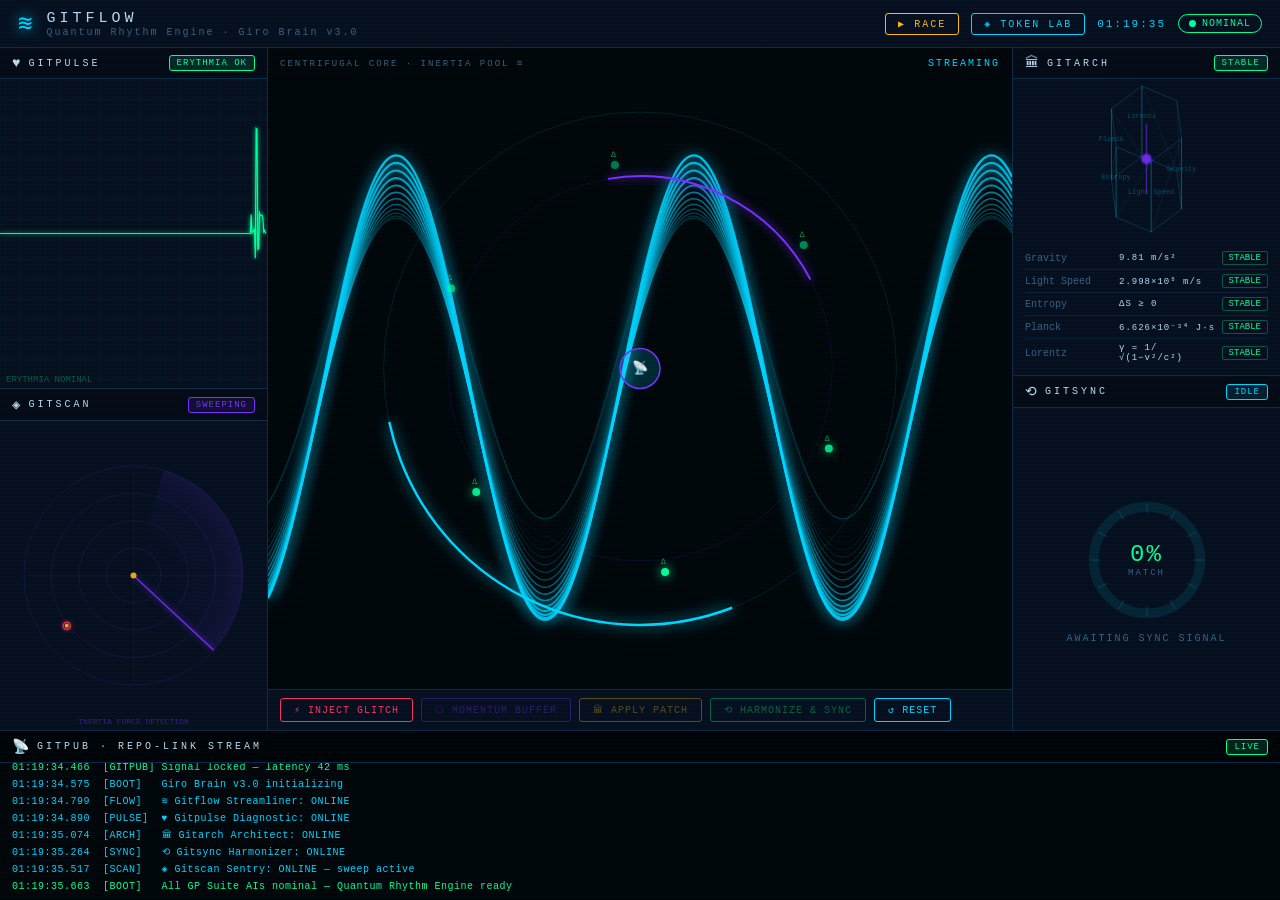
<file: index.html>
<!DOCTYPE html>
<html lang="en">
<head>
  <meta charset="UTF-8" />
  <meta name="viewport" content="width=device-width, initial-scale=1.0" />
  <title>Gitflow ≋ — Quantum Rhythm Engine</title>
  <style>
    /* ── Reset ───────────────────────────────────────────────────────── */
    *, *::before, *::after { box-sizing: border-box; margin: 0; padding: 0; }

    :root {
      --bg:       #030810;
      --panel:    #070f1e;
      --border:   #0e2a45;
      --accent:   #00d4ff;
      --accent2:  #7b2fff;
      --green:    #00ff99;
      --amber:    #ffb800;
      --red:      #ff3060;
      --text:     #b8d8f0;
      --dim:      #3a6080;
      --glow-c:   0 0 14px var(--accent);
    }

    html, body { height: 100%; background: var(--bg); color: var(--text);
      font-family: 'Courier New', Courier, monospace; font-size: 12px;
      overflow: hidden; }

    /* scanline overlay */
    body::before { content: ''; pointer-events: none; position: fixed; inset: 0;
      background: repeating-linear-gradient(0deg, transparent, transparent 3px,
        rgba(0,212,255,.025) 3px, rgba(0,212,255,.025) 4px); z-index: 9999; }

    /* ── Shell grid ──────────────────────────────────────────────────── */
    .shell {
      display: grid;
      grid-template-rows: 48px 1fr 170px;
      grid-template-columns: 268px 1fr 268px;
      height: 100vh;
    }

    /* ── Header ──────────────────────────────────────────────────────── */
    .hdr {
      grid-column: 1 / -1;
      display: flex; align-items: center; gap: 14px;
      padding: 0 18px;
      background: var(--panel);
      border-bottom: 1px solid var(--border);
    }
    .hdr-logo { font-size: 24px; color: var(--accent); text-shadow: var(--glow-c);
      animation: waveBreath 3s ease-in-out infinite; }
    .hdr-title { font-size: 15px; letter-spacing: 4px; text-transform: uppercase; }
    .hdr-sub { color: var(--dim); font-size: 10px; letter-spacing: 2px; }
    .hdr-right { margin-left: auto; display: flex; align-items: center; gap: 12px; }
    #hdr-clock { font-size: 11px; color: var(--accent); letter-spacing: 2px; }
    .status-pill { display: flex; align-items: center; gap: 6px;
      padding: 3px 10px; border-radius: 20px; border: 1px solid;
      font-size: 10px; letter-spacing: 1px; text-transform: uppercase;
      transition: all .4s; }
    .status-pill.ok    { border-color: var(--green);  color: var(--green); }
    .status-pill.warn  { border-color: var(--amber);  color: var(--amber); }
    .status-pill.error { border-color: var(--red);    color: var(--red); animation: redPulse 1s infinite; }
    .status-pill.buffer{ border-color: var(--accent2);color: var(--accent2); }
    .blink-dot { width: 7px; height: 7px; border-radius: 50%;
      background: currentColor; animation: blink 1.1s infinite; }

    /* ── Left pane ───────────────────────────────────────────────────── */
    .pane-left {
      grid-row: 2; grid-column: 1;
      display: flex; flex-direction: column;
      border-right: 1px solid var(--border);
      background: var(--panel);
      overflow: hidden;
    }

    /* ── Center ──────────────────────────────────────────────────────── */
    .pane-center {
      grid-row: 2; grid-column: 2;
      display: flex; flex-direction: column;
      background: #020609;
      position: relative;
      overflow: hidden;
    }

    /* ── Right pane ──────────────────────────────────────────────────── */
    .pane-right {
      grid-row: 2; grid-column: 3;
      display: flex; flex-direction: column;
      border-left: 1px solid var(--border);
      background: var(--panel);
      overflow: hidden;
    }

    /* ── Terminal ────────────────────────────────────────────────────── */
    .pane-terminal {
      grid-column: 1 / -1; grid-row: 3;
      background: #020609;
      border-top: 1px solid var(--border);
      display: flex; flex-direction: column;
      overflow: hidden;
    }

    /* ── Section header (reused) ─────────────────────────────────────── */
    .sec-hdr {
      display: flex; align-items: center; gap: 8px;
      padding: 7px 12px;
      border-bottom: 1px solid var(--border);
      background: rgba(0,0,0,.3);
      flex-shrink: 0;
    }
    .sec-hdr .sym  { font-size: 14px; }
    .sec-hdr .name { font-size: 10px; letter-spacing: 3px; text-transform: uppercase; }
    .sec-hdr .badge {
      margin-left: auto; font-size: 9px; padding: 2px 7px;
      border-radius: 3px; letter-spacing: 1px; text-transform: uppercase; }
    .badge-ok     { background: rgba(0,255,153,.12); color: var(--green); border: 1px solid var(--green); }
    .badge-warn   { background: rgba(255,184,0,.1);  color: var(--amber); border: 1px solid var(--amber); }
    .badge-err    { background: rgba(255,48,96,.12); color: var(--red);   border: 1px solid var(--red); }
    .badge-scan   { background: rgba(123,47,255,.12);color: var(--accent2);border: 1px solid var(--accent2); }
    .badge-info   { background: rgba(0,212,255,.1);  color: var(--accent);border: 1px solid var(--accent); }

    /* ── Canvas wrappers ─────────────────────────────────────────────── */
    .canvas-wrap { flex: 1; position: relative; overflow: hidden; }
    .canvas-wrap canvas { position: absolute; inset: 0; width: 100%; height: 100%; }

    /* ── Center overlay labels ───────────────────────────────────────── */
    .core-label {
      position: absolute; top: 10px; left: 12px;
      font-size: 9px; letter-spacing: 2px; color: var(--dim);
      text-transform: uppercase; pointer-events: none;
    }
    .core-state {
      position: absolute; top: 10px; right: 12px;
      font-size: 10px; letter-spacing: 2px; text-transform: uppercase;
      pointer-events: none; transition: color .4s;
    }

    /* Momentum Buffer overlay */
    #buffer-overlay {
      position: absolute; inset: 0;
      display: none; align-items: center; justify-content: center;
      flex-direction: column; gap: 8px;
      background: rgba(123,47,255,.08);
      border: 2px solid rgba(123,47,255,.4);
      pointer-events: none;
    }
    #buffer-overlay .buf-title {
      font-size: 13px; letter-spacing: 4px; color: var(--accent2);
      text-shadow: 0 0 12px var(--accent2); text-transform: uppercase; }
    #buffer-overlay .buf-sub { font-size: 10px; color: var(--dim); letter-spacing: 2px; }

    /* ── Action bar (center bottom) ──────────────────────────────────── */
    .action-bar {
      flex-shrink: 0;
      display: flex; gap: 8px; padding: 8px 12px;
      border-top: 1px solid var(--border);
      background: var(--panel);
      flex-wrap: wrap;
    }
    .btn {
      padding: 5px 13px;
      border: 1px solid var(--accent); background: transparent;
      color: var(--accent); font-family: inherit; font-size: 10px;
      letter-spacing: 1px; cursor: pointer; border-radius: 3px;
      text-transform: uppercase; transition: all .2s;
    }
    .btn:hover  { background: rgba(0,212,255,.1); box-shadow: var(--glow-c); }
    .btn:disabled { opacity: .35; cursor: not-allowed; box-shadow: none; }
    .btn.amber  { border-color: var(--amber); color: var(--amber); }
    .btn.amber:hover { background: rgba(255,184,0,.1); box-shadow: 0 0 10px var(--amber); }
    .btn.violet { border-color: var(--accent2); color: var(--accent2); }
    .btn.violet:hover { background: rgba(123,47,255,.12); box-shadow: 0 0 10px var(--accent2); }
    .btn.green  { border-color: var(--green); color: var(--green); }
    .btn.green:hover  { background: rgba(0,255,153,.1); box-shadow: 0 0 10px var(--green); }
    .btn.red    { border-color: var(--red); color: var(--red); }
    .btn.red:hover    { background: rgba(255,48,96,.1); box-shadow: 0 0 10px var(--red); }

    /* ── Gitarch wireframe section ───────────────────────────────────── */
    .law-list {
      padding: 8px 12px;
      flex-shrink: 0;
    }
    .law-row {
      display: flex; align-items: center; gap: 6px;
      padding: 4px 0; border-bottom: 1px solid rgba(14,42,69,.6);
      font-size: 10px; transition: all .3s;
    }
    .law-row:last-child { border-bottom: none; }
    .law-name  { width: 88px; color: var(--dim); }
    .law-val   { flex: 1; font-size: 9px; letter-spacing: 1px; }
    .law-state { font-size: 9px; padding: 1px 6px; border-radius: 2px; }
    .law-state.stable  { color: var(--green); border: 1px solid rgba(0,255,153,.3); }
    .law-state.anomaly { color: var(--red);   border: 1px solid rgba(255,48,96,.4);
      animation: redPulse 1s infinite; }
    .law-state.patched { color: var(--amber); border: 1px solid rgba(255,184,0,.3); }

    /* ── Gitsync progress ────────────────────────────────────────────── */
    .sync-section {
      flex: 1; display: flex; flex-direction: column; overflow: hidden;
    }
    .sync-body {
      flex: 1; display: flex; align-items: center; justify-content: center;
      flex-direction: column; gap: 8px; padding: 10px;
    }
    #sync-canvas-wrap { position: relative; width: 130px; height: 130px; }
    #sync-canvas { position: absolute; inset: 0; width: 100%; height: 100%; }
    .sync-pct {
      position: absolute; inset: 0; display: flex; align-items: center;
      justify-content: center; flex-direction: column;
    }
    .sync-pct .pct-num { font-size: 24px; color: var(--green); letter-spacing: 2px; }
    .sync-pct .pct-lbl { font-size: 9px; color: var(--dim); letter-spacing: 2px; text-transform: uppercase; }
    .sync-status { font-size: 10px; color: var(--dim); letter-spacing: 2px;
      text-transform: uppercase; text-align: center; }

    /* ── Terminal ────────────────────────────────────────────────────── */
    #terminal-lines {
      flex: 1; overflow-y: auto; padding: 6px 12px;
      display: flex; flex-direction: column; gap: 2px;
    }
    #terminal-lines::-webkit-scrollbar { width: 4px; }
    #terminal-lines::-webkit-scrollbar-track { background: transparent; }
    #terminal-lines::-webkit-scrollbar-thumb { background: var(--border); border-radius: 2px; }
    .tline { font-size: 10px; line-height: 1.5; white-space: pre; letter-spacing: .5px; }
    .tline.ok    { color: var(--green); }
    .tline.info  { color: var(--accent); }
    .tline.warn  { color: var(--amber); }
    .tline.error { color: var(--red); }
    .tline.dim   { color: var(--dim); }
    .tline.cursor::after { content: '█'; animation: blink .8s step-end infinite; }

    /* ── Keyframes ───────────────────────────────────────────────────── */
    @keyframes blink     { 0%,100% { opacity:1 } 50% { opacity:0 } }
    @keyframes waveBreath{ 0%,100% { text-shadow: 0 0 8px var(--accent) }
                           50%     { text-shadow: 0 0 24px var(--accent), 0 0 40px var(--accent) } }
    @keyframes redPulse  { 0%,100% { opacity:1 } 50% { opacity:.4 } }

    /* ── Responsive ──────────────────────────────────────────────────── */
    @media (max-width: 860px) {
      .shell { grid-template-columns: 1fr; grid-template-rows: 48px repeat(4,auto) 140px; overflow-y: auto; }
      .pane-left, .pane-center, .pane-right { height: 340px; }
      body, html { overflow-y: auto; }
    }
  </style>
</head>
<body>
<div class="shell">

  <!-- ══════════════ HEADER ════════════════════════════════════════════ -->
  <header class="hdr">
    <span class="hdr-logo">≋</span>
    <div>
      <div class="hdr-title">Gitflow</div>
      <div class="hdr-sub">Quantum Rhythm Engine · Giro Brain v3.0</div>
    </div>
    <div class="hdr-right">
      <a href="game.html" style="padding:4px 12px;border:1px solid var(--amber);
        color:var(--amber);font-size:10px;letter-spacing:2px;text-decoration:none;
        text-transform:uppercase;border-radius:3px;transition:all .2s;"
        onmouseover="this.style.background='rgba(255,184,0,.12)'"
        onmouseout="this.style.background='transparent'">▶ RACE</a>
      <a href="token-lab.html" style="padding:4px 12px;border:1px solid var(--accent);
        color:var(--accent);font-size:10px;letter-spacing:2px;text-decoration:none;
        text-transform:uppercase;border-radius:3px;transition:all .2s;">◈ TOKEN LAB</a>
      <span id="hdr-clock">--:--:--</span>
      <div class="status-pill ok" id="sys-pill">
        <div class="blink-dot"></div>
        <span id="sys-pill-txt">NOMINAL</span>
      </div>
    </div>
  </header>

  <!-- ══════════════ LEFT PANE ═════════════════════════════════════════ -->
  <aside class="pane-left">

    <!-- Gitpulse ECG -->
    <div class="sec-hdr">
      <span class="sym">♥</span>
      <span class="name">Gitpulse</span>
      <span class="badge badge-ok" id="pulse-badge">ERYTHMIA OK</span>
    </div>
    <div class="canvas-wrap" style="flex:1">
      <canvas id="ecg-canvas"></canvas>
    </div>

    <!-- Gitscan Radar -->
    <div class="sec-hdr" style="border-top:1px solid var(--border)">
      <span class="sym">◈</span>
      <span class="name">Gitscan</span>
      <span class="badge badge-scan" id="scan-badge">SWEEPING</span>
    </div>
    <div class="canvas-wrap" style="flex:1">
      <canvas id="radar-canvas"></canvas>
    </div>

  </aside>

  <!-- ══════════════ CENTER ════════════════════════════════════════════ -->
  <main class="pane-center">

    <div class="canvas-wrap" style="flex:1; position:relative">
      <canvas id="core-canvas"></canvas>
      <div class="core-label">CENTRIFUGAL CORE · INERTIA POOL ≋</div>
      <div class="core-state" id="core-state-lbl" style="color:var(--accent)">STREAMING</div>
      <!-- Buffer overlay -->
      <div id="buffer-overlay">
        <div class="buf-title">⬡ MOMENTUM BUFFER ACTIVE ⬡</div>
        <div class="buf-sub">Gitflow has frozen local inertia — patch window open</div>
      </div>
    </div>

    <!-- Action bar -->
    <div class="action-bar">
      <button class="btn red"    id="btn-glitch"  onclick="injectGlitch()">⚡ INJECT GLITCH</button>
      <button class="btn violet" id="btn-buffer"  onclick="createBuffer()" disabled>⬡ MOMENTUM BUFFER</button>
      <button class="btn amber"  id="btn-patch"   onclick="applyPatch()"   disabled>🏛 APPLY PATCH</button>
      <button class="btn green"  id="btn-sync"    onclick="startSync()"    disabled>⟲ HARMONIZE &amp; SYNC</button>
      <button class="btn"        id="btn-reset"   onclick="resetAll()">↺ RESET</button>
    </div>

  </main>

  <!-- ══════════════ RIGHT PANE ════════════════════════════════════════ -->
  <aside class="pane-right">

    <!-- Gitarch wireframe -->
    <div class="sec-hdr">
      <span class="sym">🏛</span>
      <span class="name">Gitarch</span>
      <span class="badge badge-ok" id="arch-badge">STABLE</span>
    </div>
    <div class="canvas-wrap" style="height:160px; flex:none">
      <canvas id="arch-canvas"></canvas>
    </div>
    <div class="law-list" id="law-list">
      <!-- populated by JS -->
    </div>

    <!-- Gitsync -->
    <div class="sync-section" style="border-top:1px solid var(--border)">
      <div class="sec-hdr">
        <span class="sym">⟲</span>
        <span class="name">Gitsync</span>
        <span class="badge badge-info" id="sync-badge">IDLE</span>
      </div>
      <div class="sync-body">
        <div id="sync-canvas-wrap">
          <canvas id="sync-canvas" width="130" height="130"></canvas>
          <div class="sync-pct">
            <span class="pct-num" id="sync-pct-num">0%</span>
            <span class="pct-lbl">MATCH</span>
          </div>
        </div>
        <div class="sync-status" id="sync-status">Awaiting sync signal</div>
      </div>
    </div>

  </aside>

  <!-- ══════════════ TERMINAL ══════════════════════════════════════════ -->
  <div class="pane-terminal">
    <div class="sec-hdr">
      <span class="sym">📡</span>
      <span class="name">Gitpub · Repo-Link Stream</span>
      <span class="badge badge-ok" id="term-badge">LIVE</span>
    </div>
    <div id="terminal-lines"></div>
  </div>

</div><!-- .shell -->

<!-- ════════════════════════ SCRIPT ══════════════════════════════════════ -->
<script>
'use strict';

/* ═══════════════════════════════════════════════════════════
   STATE MACHINE
   States: NOMINAL → GLITCH → BUFFERED → PATCHING → SYNCING → HEALED
   ═══════════════════════════════════════════════════════════ */
const S = {
  NOMINAL:   'NOMINAL',
  GLITCH:    'GLITCH',
  BUFFERED:  'BUFFERED',
  PATCHING:  'PATCHING',
  SYNCING:   'SYNCING',
  HEALED:    'HEALED',
};
let state = S.NOMINAL;

/* active glitch data */
let glitch = null;
let syncProgress   = 0;   // 0-100
let syncTarget     = 0;
let patchedLawIdx  = -1;  // which physics law was patched

/* ── Physics laws (Gitarch) ─────────────────────────────── */
const LAWS = [
  { name: 'Gravity',     val: '9.81 m/s²',          key: 'gravity'    },
  { name: 'Light Speed', val: '2.998×10⁸ m/s',      key: 'lightspeed' },
  { name: 'Entropy',     val: 'ΔS ≥ 0',              key: 'entropy'    },
  { name: 'Planck',      val: '6.626×10⁻³⁴ J·s',    key: 'planck'     },
  { name: 'Lorentz',     val: 'γ = 1/√(1−v²/c²)',   key: 'lorentz'    },
];
let lawStates = LAWS.map(() => 'stable'); // 'stable' | 'anomaly' | 'patched'

function renderLaws() {
  const el = document.getElementById('law-list');
  el.innerHTML = LAWS.map((l, i) => `
    <div class="law-row" id="law-row-${i}">
      <div class="law-name">${l.name}</div>
      <div class="law-val">${l.val}</div>
      <div class="law-state ${lawStates[i]}">${lawStates[i].toUpperCase()}</div>
    </div>`).join('');
}
renderLaws();

/* ── Clock ──────────────────────────────────────────────── */
function tick() {
  document.getElementById('hdr-clock').textContent =
    new Date().toLocaleTimeString('en-GB', { hour12: false });
}
tick(); setInterval(tick, 1000);

/* ═══════════════════════════════════════════════════════════
   BUTTON LOGIC
   ═══════════════════════════════════════════════════════════ */
function setBtn(id, enabled) {
  document.getElementById(id).disabled = !enabled;
}

function updateButtons() {
  setBtn('btn-glitch',  state === S.NOMINAL || state === S.HEALED);
  setBtn('btn-buffer',  state === S.GLITCH);
  setBtn('btn-patch',   state === S.BUFFERED);
  setBtn('btn-sync',    state === S.PATCHING);
  setBtn('btn-reset',   true);
}
updateButtons();

/* ── Status pill ────────────────────────────────────────── */
function setPill(cls, txt) {
  const p = document.getElementById('sys-pill');
  p.className = 'status-pill ' + cls;
  document.getElementById('sys-pill-txt').textContent = txt;
}

/* ── Core state label ───────────────────────────────────── */
const coreLbl = document.getElementById('core-state-lbl');
function setCoreState(txt, color) {
  coreLbl.textContent = txt;
  coreLbl.style.color = color;
}

/* ═══════════════════════════════════════════════════════════
   ACTIONS
   ═══════════════════════════════════════════════════════════ */
const GLITCH_TYPES = [
  'Rhythm Shock — Fork Event',
  'Inertia Overflow — Clone Cascade',
  'Phase Desync — Parallel Branch Merge',
  'Erythmia Spike — Conflict Burst',
];
const LAW_ANOMALIES = [0, 2, 3]; // gravity, entropy, planck can go anomalous

function injectGlitch() {
  const typeIdx = Math.floor(Math.random() * GLITCH_TYPES.length);
  const lawIdx  = LAW_ANOMALIES[Math.floor(Math.random() * LAW_ANOMALIES.length)];
  glitch = {
    id:   'GLT-' + String(Math.floor(Math.random() * 10000)).padStart(4, '0'),
    type: GLITCH_TYPES[typeIdx],
    law:  lawIdx,
    coords: `Ω[${(Math.random()*10-5).toFixed(2)}, ${(Math.random()*10-5).toFixed(2)}, ${(Math.random()*10).toFixed(2)}]`,
  };
  state = S.GLITCH;
  lawStates = LAWS.map(() => 'stable');
  lawStates[lawIdx] = 'anomaly';
  patchedLawIdx = -1;
  syncProgress = 0; syncTarget = 0;
  renderLaws();
  setPill('error', 'RHYTHM SHOCK');
  setCoreState('RHYTHM SHOCK', 'var(--red)');
  document.getElementById('buffer-overlay').style.display = 'none';
  document.getElementById('arch-badge').className  = 'badge badge-err';
  document.getElementById('arch-badge').textContent = 'ANOMALY';
  document.getElementById('pulse-badge').className  = 'badge badge-err';
  document.getElementById('pulse-badge').textContent = 'OFF-BEAT';
  document.getElementById('scan-badge').className   = 'badge badge-err';
  document.getElementById('scan-badge').textContent  = 'THREAT DETECTED';
  document.getElementById('sync-badge').className   = 'badge badge-warn';
  document.getElementById('sync-badge').textContent  = 'DESYNCED';
  document.getElementById('sync-status').textContent = 'Erythmia desync detected';
  updateButtons();
  term('error', `[GLITCH] ${glitch.id} — ${glitch.type}`);
  term('error', `[GLITCH] Anomaly in ${LAWS[lawIdx].name} · ${glitch.coords}`);
  term('warn',  `[PULSE]  ♥ Off-beat detected — flagging for Gitflow`);
  addRadarThreat();
}

function createBuffer() {
  if (state !== S.GLITCH) return;
  state = S.BUFFERED;
  document.getElementById('buffer-overlay').style.display = 'flex';
  setPill('buffer', 'BUFFER ACTIVE');
  setCoreState('MOMENTUM BUFFER', 'var(--accent2)');
  document.getElementById('scan-badge').className   = 'badge badge-info';
  document.getElementById('scan-badge').textContent  = 'CONTAINED';
  updateButtons();
  term('info', '[FLOW]  ≋ Gitflow creating Momentum Buffer…');
  term('ok',   '[FLOW]  ≋ Buffer established — local inertia frozen');
  term('info', '[ARCH]  🏛 Patch window open — ' + LAWS[glitch.law].name + ' ready for edit');
}

function applyPatch() {
  if (state !== S.BUFFERED) return;
  state = S.PATCHING;
  patchedLawIdx = glitch.law;
  lawStates[patchedLawIdx] = 'patched';
  renderLaws();
  document.getElementById('arch-badge').className  = 'badge badge-warn';
  document.getElementById('arch-badge').textContent = 'PATCHING';
  updateButtons();
  term('warn',  `[ARCH]  🏛 Rewriting ${LAWS[patchedLawIdx].name} physics patch…`);
  term('info',  `[ARCH]  🏛 Patch applied to ${LAWS[patchedLawIdx].name} — awaiting harmonize`);
  term('info',  '[SYNC]  ⟲ Patch queued — click HARMONIZE to push to Centrifugal Core');
}

function startSync() {
  if (state !== S.PATCHING) return;
  state = S.SYNCING;
  syncProgress = 0; syncTarget = 100;
  document.getElementById('sync-badge').className   = 'badge badge-info';
  document.getElementById('sync-badge').textContent  = 'SYNCING';
  document.getElementById('sync-status').textContent = 'Harmonizing patch with Main Existence…';
  document.getElementById('buffer-overlay').style.display = 'none';
  setPill('warn', 'HARMONIZING');
  setCoreState('HARMONIZING', 'var(--amber)');
  updateButtons();
  term('info', '[SYNC]  ⟲ Gitsync pushing patched rhythm to Centrifugal Core…');
}

function resetAll() {
  state = S.NOMINAL;
  glitch = null; patchedLawIdx = -1;
  syncProgress = 0; syncTarget = 0;
  lawStates = LAWS.map(() => 'stable');
  renderLaws();
  document.getElementById('buffer-overlay').style.display = 'none';
  setPill('ok', 'NOMINAL');
  setCoreState('STREAMING', 'var(--accent)');
  document.getElementById('arch-badge').className  = 'badge badge-ok';
  document.getElementById('arch-badge').textContent = 'STABLE';
  document.getElementById('pulse-badge').className  = 'badge badge-ok';
  document.getElementById('pulse-badge').textContent = 'ERYTHMIA OK';
  document.getElementById('scan-badge').className   = 'badge badge-scan';
  document.getElementById('scan-badge').textContent  = 'SWEEPING';
  document.getElementById('sync-badge').className   = 'badge badge-info';
  document.getElementById('sync-badge').textContent  = 'IDLE';
  document.getElementById('sync-status').textContent = 'Awaiting sync signal';
  document.getElementById('sync-pct-num').textContent = '0%';
  updateButtons();
  term('dim', '[RESET] System reset to nominal state');
}

/* sync auto-advance */
setInterval(() => {
  if (state === S.SYNCING) {
    syncProgress = Math.min(100, syncProgress + (Math.random() * 3 + 1));
    if (syncProgress >= 100) {
      syncProgress = 100;
      state = S.HEALED;
      lawStates[patchedLawIdx] = 'stable';
      renderLaws();
      setPill('ok', 'HEALED');
      setCoreState('STREAMING', 'var(--accent)');
      document.getElementById('arch-badge').className  = 'badge badge-ok';
      document.getElementById('arch-badge').textContent = 'STABLE';
      document.getElementById('sync-badge').className   = 'badge badge-ok';
      document.getElementById('sync-badge').textContent  = '100% MATCH';
      document.getElementById('sync-status').textContent = 'Reality re-integration complete';
      document.getElementById('pulse-badge').className  = 'badge badge-ok';
      document.getElementById('pulse-badge').textContent = 'ERYTHMIA OK';
      updateButtons();
      term('ok', '[SYNC]  ⟲ 100% match achieved — patch harmonized with Main Existence');
      term('ok', `[HEAL]  ✓ Glitch ${glitch.id} resolved — world stabilized`);
    }
  }
}, 120);

/* ═══════════════════════════════════════════════════════════
   CANVAS HELPERS
   ═══════════════════════════════════════════════════════════ */
function fitCanvas(canvas) {
  const rect = canvas.parentElement.getBoundingClientRect();
  if (canvas.width !== Math.floor(rect.width) || canvas.height !== Math.floor(rect.height)) {
    canvas.width  = Math.floor(rect.width);
    canvas.height = Math.floor(rect.height);
  }
}
window.addEventListener('resize', () => {
  [coreCanvas, ecgCanvas, radarCanvas, archCanvas].forEach(fitCanvas);
});

/* ═══════════════════════════════════════════════════════════
   CENTER CORE — 3D Sine-Wave Ribbon  ≋
   ═══════════════════════════════════════════════════════════ */
const coreCanvas = document.getElementById('core-canvas');
const cCtx = coreCanvas.getContext('2d');
let coreTime = 0;

/* glitch noise helper */
function glitchNoise(mag) {
  return (Math.random() - 0.5) * 2 * mag;
}

function drawCore(ts) {
  coreTime = ts * 0.001;
  fitCanvas(coreCanvas);
  const W = coreCanvas.width, H = coreCanvas.height;
  const cx = W / 2, cy = H / 2;
  const isGlitch  = state === S.GLITCH;
  const isBuffer  = state === S.BUFFERED;
  const isSync    = state === S.SYNCING || state === S.HEALED;

  cCtx.clearRect(0, 0, W, H);

  /* speed & amplitude modifiers per state */
  const speed = isGlitch ? 3.5 : isBuffer ? 0.3 : 1.6;
  const baseAmp = isGlitch ? 0.55 : isBuffer ? 0.25 : 0.38;
  const waveColor = isGlitch ? [255, 48, 96] : isSync ? [0, 255, 153] : [0, 212, 255];

  /* ── 3-D Ribbon: draw layers from back→front ─────────────────────── */
  const NUM_LAYERS = 22;
  const RIBBON_HALF = 28; // half-thickness in px
  const rotAngle = coreTime * (isBuffer ? 0.05 : 0.28);

  for (let l = 0; l < NUM_LAYERS; l++) {
    const t = l / (NUM_LAYERS - 1);      // 0 = back, 1 = front
    const phi = t * Math.PI + rotAngle;
    const ribbonY = Math.sin(phi) * RIBBON_HALF; // vertical displacement
    const depth   = (Math.cos(phi) + 1) / 2;     // 0–1, 1 = front face
    const amp = (H * baseAmp) * (0.65 + depth * 0.35);
    const alpha = isGlitch
      ? (0.08 + depth * 0.92)
      : (0.05 + depth * 0.95);
    const lw = 0.6 + depth * 2;
    const [r, g, b] = waveColor;

    cCtx.beginPath();
    const steps = Math.ceil(W / 2);
    for (let i = 0; i <= steps; i++) {
      const x = (i / steps) * W;
      const phase = (x / W) * Math.PI * 5 - coreTime * speed;
      let yVal = Math.sin(phase) * amp;
      /* jagged noise in glitch state */
      if (isGlitch) yVal += glitchNoise(amp * 0.35);
      /* buffer flattening */
      if (isBuffer) yVal *= (0.2 + 0.8 * (1 - syncProgress / 100));
      const y = cy + ribbonY + yVal;
      i === 0 ? cCtx.moveTo(x, y) : cCtx.lineTo(x, y);
    }
    cCtx.strokeStyle = `rgba(${r},${g},${b},${alpha})`;
    cCtx.lineWidth = lw;
    if (depth > 0.7) {
      cCtx.shadowColor = `rgb(${r},${g},${b})`;
      cCtx.shadowBlur  = 6 + depth * 10;
    }
    cCtx.stroke();
    cCtx.shadowBlur = 0;
  }

  /* ── Centrifugal Core rings ─────────────────────────────────────── */
  const cRing1 = Math.min(W, H) * 0.40;
  const cRing2 = Math.min(W, H) * 0.30;
  const ringColor = isGlitch ? 'rgba(255,48,96,' : 'rgba(0,212,255,';
  const ringColor2 = isGlitch ? 'rgba(255,100,0,' : 'rgba(123,47,255,';

  /* static rings */
  cCtx.beginPath(); cCtx.arc(cx, cy, cRing1, 0, Math.PI*2);
  cCtx.strokeStyle = ringColor + '0.12)'; cCtx.lineWidth = 1; cCtx.stroke();
  cCtx.beginPath(); cCtx.arc(cx, cy, cRing2, 0, Math.PI*2);
  cCtx.strokeStyle = ringColor2 + '0.12)'; cCtx.lineWidth = 1; cCtx.stroke();

  /* spinning arcs */
  const a1 =  coreTime * (isGlitch ? 1.4 : 0.45);
  const a2 = -coreTime * (isGlitch ? 1.8 : 0.65);
  cCtx.beginPath();
  cCtx.arc(cx, cy, cRing1, a1, a1 + Math.PI * 0.55);
  cCtx.strokeStyle = isGlitch ? 'rgba(255,48,96,0.9)' : '#00d4ff';
  cCtx.lineWidth = 2.5; cCtx.shadowColor = cCtx.strokeStyle; cCtx.shadowBlur = 14;
  cCtx.stroke(); cCtx.shadowBlur = 0;

  cCtx.beginPath();
  cCtx.arc(cx, cy, cRing2, a2, a2 + Math.PI * 0.4);
  cCtx.strokeStyle = isGlitch ? 'rgba(255,100,0,0.8)' : '#7b2fff';
  cCtx.lineWidth = 2; cCtx.shadowColor = cCtx.strokeStyle; cCtx.shadowBlur = 10;
  cCtx.stroke(); cCtx.shadowBlur = 0;

  /* Vector Triangulation Nodes (6 Gitpin ∆) */
  const nodeR = Math.min(W, H) * 0.32;
  for (let i = 0; i < 6; i++) {
    const ang = (i / 6) * Math.PI * 2 + coreTime * (isGlitch ? 0.4 : 0.15);
    const nx = cx + Math.cos(ang) * nodeR;
    const ny = cy + Math.sin(ang) * nodeR;
    const pulse = (Math.sin(coreTime * 2.5 + i) + 1) / 2;
    const nc = isGlitch ? `rgba(255,48,96,${0.4 + pulse*0.6})` : `rgba(0,255,153,${0.4 + pulse*0.6})`;
    cCtx.beginPath(); cCtx.arc(nx, ny, 4, 0, Math.PI*2);
    cCtx.fillStyle = nc; cCtx.shadowColor = nc; cCtx.shadowBlur = 6 + pulse*5;
    cCtx.fill(); cCtx.shadowBlur = 0;
    cCtx.fillStyle = 'rgba(0,255,153,0.6)';
    cCtx.font = '8px Courier New';
    cCtx.fillText('∆', nx - 4, ny - 8);
  }

  /* Central repo-link port */
  const cp = (Math.sin(coreTime * 1.4) + 1) / 2;
  cCtx.beginPath(); cCtx.arc(cx, cy, 20, 0, Math.PI*2);
  const fgr = isGlitch ? `rgba(255,48,96,${0.15+cp*0.25})` : `rgba(0,212,255,${0.12+cp*0.22})`;
  cCtx.fillStyle = fgr; cCtx.fill();
  cCtx.strokeStyle = isGlitch ? 'rgba(255,48,96,.8)' : 'var(--accent)';
  cCtx.lineWidth = 1.5; cCtx.stroke();
  cCtx.font = '13px serif';
  cCtx.textAlign = 'center'; cCtx.textBaseline = 'middle';
  cCtx.fillStyle = '#fff'; cCtx.fillText('📡', cx, cy);
  cCtx.textAlign = 'left'; cCtx.textBaseline = 'alphabetic';

  requestAnimationFrame(drawCore);
}
requestAnimationFrame(drawCore);

/* ═══════════════════════════════════════════════════════════
   LEFT — ECG CANVAS (Gitpulse ♥)
   ═══════════════════════════════════════════════════════════ */
const ecgCanvas = document.getElementById('ecg-canvas');
const eCtx = ecgCanvas.getContext('2d');
const ECG_BUF = 320;
const ecgData  = new Float32Array(ECG_BUF);
let ecgPhase   = 0;
let ecgSpikeT  = 0;

function ecgSample(t) {
  const base = Math.sin(t * 0.3) * 0.04; // slight baseline wander
  /* QRS-like periodic spike */
  const period = state === S.GLITCH ? 28 : 55;
  const pos = t % period;
  let spike = 0;
  if      (pos < 1)  spike =  0.15;                   /* P wave */
  else if (pos < 3)  spike =  0;
  else if (pos < 3.5)spike = -0.25;                   /* Q */
  else if (pos < 4.5)spike = state===S.GLITCH ? (0.9+Math.random()*0.5) : 0.85; /* R */
  else if (pos < 5.5)spike = -0.18;                   /* S */
  else if (pos < 8)  spike =  0.12;                   /* T wave */
  const noise = state === S.GLITCH ? glitchNoise(0.3) : glitchNoise(0.015);
  return base + spike + noise;
}

let ecgT = 0;
function tickECG() {
  ecgT++;
  /* shift buffer */
  ecgData.copyWithin(0, 1);
  ecgData[ECG_BUF - 1] = ecgSample(ecgT * 0.5);
}

function drawECG() {
  fitCanvas(ecgCanvas);
  const W = ecgCanvas.width, H = ecgCanvas.height;
  eCtx.clearRect(0, 0, W, H);

  /* grid */
  eCtx.strokeStyle = 'rgba(0,255,153,0.04)';
  eCtx.lineWidth = 1;
  for (let x = 0; x < W; x += 20) {
    eCtx.beginPath(); eCtx.moveTo(x,0); eCtx.lineTo(x,H); eCtx.stroke();
  }
  for (let y = 0; y < H; y += 20) {
    eCtx.beginPath(); eCtx.moveTo(0,y); eCtx.lineTo(W,y); eCtx.stroke();
  }

  const midY = H * 0.5;
  const amp  = H * 0.38;
  const isG  = state === S.GLITCH;

  eCtx.beginPath();
  const step = W / ECG_BUF;
  for (let i = 0; i < ECG_BUF; i++) {
    const x = i * step;
    const y = midY - ecgData[i] * amp;
    i === 0 ? eCtx.moveTo(x, y) : eCtx.lineTo(x, y);
  }
  eCtx.strokeStyle = isG ? '#ff3060' : '#00ff99';
  eCtx.lineWidth   = isG ? 1.5 : 1.2;
  eCtx.shadowColor = eCtx.strokeStyle;
  eCtx.shadowBlur  = isG ? 6 : 4;
  eCtx.stroke();
  eCtx.shadowBlur = 0;

  /* label */
  eCtx.fillStyle = isG ? 'rgba(255,48,96,.5)' : 'rgba(0,255,153,.3)';
  eCtx.font = '9px Courier New';
  eCtx.fillText(isG ? 'OFF-BEAT DETECTED' : 'ERYTHMIA NOMINAL', 6, H - 6);
}

setInterval(tickECG, 22);

/* ═══════════════════════════════════════════════════════════
   LEFT — RADAR CANVAS (Gitscan ◈)
   ═══════════════════════════════════════════════════════════ */
const radarCanvas = document.getElementById('radar-canvas');
const rCtx = radarCanvas.getContext('2d');
let radarAngle = 0;
const radarPings = []; // {x, y, age, max}

function addRadarThreat() {
  fitCanvas(radarCanvas);
  const W = radarCanvas.width, H = radarCanvas.height;
  const cx = W/2, cy = H/2, r = Math.min(cx,cy)*0.75;
  const a = Math.random() * Math.PI * 2;
  const d = (0.3 + Math.random() * 0.65) * r;
  radarPings.push({ x: cx + Math.cos(a)*d, y: cy + Math.sin(a)*d, age: 0, max: 90 });
}

function drawRadar() {
  fitCanvas(radarCanvas);
  const W = radarCanvas.width, H = radarCanvas.height;
  const cx = W/2, cy = H/2;
  const R  = Math.min(cx, cy) * 0.82;

  rCtx.clearRect(0, 0, W, H);

  /* grid rings */
  for (let i = 1; i <= 4; i++) {
    rCtx.beginPath(); rCtx.arc(cx, cy, (R/4)*i, 0, Math.PI*2);
    rCtx.strokeStyle = 'rgba(123,47,255,0.15)'; rCtx.lineWidth = 1; rCtx.stroke();
  }
  /* crosshair */
  rCtx.strokeStyle = 'rgba(123,47,255,0.1)'; rCtx.lineWidth = 1;
  rCtx.beginPath(); rCtx.moveTo(cx-R, cy); rCtx.lineTo(cx+R, cy); rCtx.stroke();
  rCtx.beginPath(); rCtx.moveTo(cx, cy-R); rCtx.lineTo(cx, cy+R); rCtx.stroke();

  /* sweep gradient */
  radarAngle = (radarAngle + 0.025) % (Math.PI * 2);
  const sweepLen = Math.PI * 0.65;
  const grad = rCtx.createConicalGradient
    ? null  /* not universally available */
    : null;

  /* draw sweep as filled arc sector */
  rCtx.beginPath();
  rCtx.moveTo(cx, cy);
  rCtx.arc(cx, cy, R, radarAngle - sweepLen, radarAngle);
  rCtx.closePath();
  const sweepColor = state === S.GLITCH ? 'rgba(255,48,96,' : 'rgba(123,47,255,';
  const g = rCtx.createRadialGradient(cx, cy, 0, cx, cy, R);
  g.addColorStop(0,   sweepColor + '0.0)');
  g.addColorStop(0.7, sweepColor + '0.04)');
  g.addColorStop(1.0, sweepColor + '0.12)');
  rCtx.fillStyle = g;
  rCtx.fill();

  /* sweep leading edge */
  rCtx.beginPath();
  rCtx.moveTo(cx, cy);
  rCtx.lineTo(cx + Math.cos(radarAngle)*R, cy + Math.sin(radarAngle)*R);
  rCtx.strokeStyle = state === S.GLITCH ? 'rgba(255,48,96,0.85)' : 'rgba(123,47,255,0.85)';
  rCtx.lineWidth = 1.5; rCtx.shadowColor = rCtx.strokeStyle; rCtx.shadowBlur = 6;
  rCtx.stroke(); rCtx.shadowBlur = 0;

  /* pings */
  for (let i = radarPings.length - 1; i >= 0; i--) {
    const p = radarPings[i];
    p.age++;
    const a = 1 - p.age / p.max;
    rCtx.beginPath(); rCtx.arc(p.x, p.y, 3 + (p.age/p.max)*6, 0, Math.PI*2);
    rCtx.strokeStyle = `rgba(255,48,96,${a * 0.9})`;
    rCtx.lineWidth = 1.5; rCtx.shadowColor = '#ff3060'; rCtx.shadowBlur = 4*a;
    rCtx.stroke(); rCtx.shadowBlur = 0;
    rCtx.beginPath(); rCtx.arc(p.x, p.y, 2, 0, Math.PI*2);
    rCtx.fillStyle = `rgba(255,184,0,${a})`;
    rCtx.fill();
    if (p.age >= p.max) radarPings.splice(i, 1);
  }

  /* center dot */
  rCtx.beginPath(); rCtx.arc(cx, cy, 3, 0, Math.PI*2);
  rCtx.fillStyle = state === S.GLITCH ? 'var(--red)' : 'var(--accent2)';
  rCtx.fill();

  /* label */
  rCtx.fillStyle = 'rgba(123,47,255,0.45)'; rCtx.font = '8px Courier New';
  rCtx.textAlign = 'center';
  rCtx.fillText('INERTIA FORCE DETECTION', cx, H - 6);
  rCtx.textAlign = 'left';
}

/* occasional ambient pings (not glitch) */
setInterval(() => {
  if (state === S.NOMINAL || state === S.HEALED) {
    if (Math.random() < 0.2) addRadarThreat();
  }
}, 2000);

/* ═══════════════════════════════════════════════════════════
   RIGHT — GITARCH WIREFRAME
   ═══════════════════════════════════════════════════════════ */
const archCanvas = document.getElementById('arch-canvas');
const aCtx = archCanvas.getContext('2d');
let archTime = 0;

/* 3-D hex-column structure */
function hexPoints(cx, cy, r, n, phase) {
  return Array.from({length:n}, (_,i) => {
    const a = (i/n)*Math.PI*2 + phase;
    return [cx + Math.cos(a)*r, cy + Math.sin(a)*r];
  });
}

function drawArch(ts) {
  archTime = ts * 0.001;
  fitCanvas(archCanvas);
  const W = archCanvas.width, H = archCanvas.height;
  const cx = W/2, cy = H/2;
  const R  = Math.min(W,H) * 0.34;
  const rot = archTime * 0.15;

  aCtx.clearRect(0, 0, W, H);

  const isGlitch = state === S.GLITCH || state === S.BUFFERED || state === S.PATCHING;

  /* two hexagonal rings (top & bottom in simulated 3D) */
  const topY    = cy - H*0.22;
  const botY    = cy + H*0.22;
  const topPts  = hexPoints(cx, topY, R*0.7, 6, rot);
  const botPts  = hexPoints(cx, botY, R*0.7, 6, rot);

  const drawEdge = (x1, y1, x2, y2, col, lw, glow) => {
    aCtx.beginPath(); aCtx.moveTo(x1,y1); aCtx.lineTo(x2,y2);
    aCtx.strokeStyle = col; aCtx.lineWidth = lw;
    aCtx.shadowColor = glow || col; aCtx.shadowBlur = glow ? 8 : 0;
    aCtx.stroke(); aCtx.shadowBlur = 0;
  };

  /* vertical "foundational beams" — one per law */
  LAWS.forEach((law, i) => {
    const [tx, ty] = topPts[i];
    const [bx, by] = botPts[i];
    const ls = lawStates[i];
    const col = ls === 'anomaly' ? 'rgba(255,48,96,0.85)'
              : ls === 'patched' ? 'rgba(255,184,0,0.8)'
              : 'rgba(0,212,255,0.35)';
    const lw  = ls === 'anomaly' || ls === 'patched' ? 2 : 1;
    const glow = ls !== 'stable' ? col : null;
    drawEdge(tx, ty, bx, by, col, lw, glow);

    /* law label */
    const mx = (tx+bx)/2, my = (ty+by)/2;
    aCtx.fillStyle = ls === 'anomaly' ? 'rgba(255,48,96,0.7)'
                   : ls === 'patched' ? 'rgba(255,184,0,0.7)'
                   : 'rgba(0,212,255,0.3)';
    aCtx.font = '7px Courier New'; aCtx.textAlign = 'center';
    aCtx.fillText(law.name, mx, my - 3);
    aCtx.textAlign = 'left';
  });

  /* top & bottom hex rings */
  const ringColor = isGlitch ? 'rgba(255,48,96,0.25)' : 'rgba(0,212,255,0.18)';
  [topPts, botPts].forEach(pts => {
    aCtx.beginPath();
    pts.forEach(([x,y],i) => i===0 ? aCtx.moveTo(x,y) : aCtx.lineTo(x,y));
    aCtx.closePath();
    aCtx.strokeStyle = ringColor; aCtx.lineWidth = 1; aCtx.stroke();
  });

  /* central axis pillar */
  drawEdge(cx, topY, cx, botY, 'rgba(123,47,255,0.5)', 1.5);
  const cp = (Math.sin(archTime*1.2)+1)/2;
  aCtx.beginPath(); aCtx.arc(cx, cy, 5, 0, Math.PI*2);
  aCtx.fillStyle = `rgba(123,47,255,${0.4+cp*0.5})`;
  aCtx.shadowColor = '#7b2fff'; aCtx.shadowBlur = 8*cp;
  aCtx.fill(); aCtx.shadowBlur = 0;

  /* cross-bracing (triangles top→bot adjacent) */
  for (let i = 0; i < 6; i++) {
    const [tx,ty] = topPts[i];
    const [bx,by] = botPts[(i+1)%6];
    drawEdge(tx,ty,bx,by,'rgba(0,212,255,0.08)',1);
  }

  requestAnimationFrame(drawArch);
}
requestAnimationFrame(drawArch);

/* ═══════════════════════════════════════════════════════════
   RIGHT — GITSYNC ARC
   ═══════════════════════════════════════════════════════════ */
const syncCanvas = document.getElementById('sync-canvas');
const sCtx = syncCanvas.getContext('2d');

function drawSync() {
  const W = syncCanvas.width, H = syncCanvas.height;
  const cx = W/2, cy = H/2, r = Math.min(cx,cy)*0.82;
  const pct = syncProgress / 100;

  sCtx.clearRect(0, 0, W, H);

  /* track */
  sCtx.beginPath(); sCtx.arc(cx, cy, r, 0, Math.PI*2);
  sCtx.strokeStyle = 'rgba(0,212,255,0.1)'; sCtx.lineWidth = 10; sCtx.stroke();

  /* fill */
  if (pct > 0) {
    sCtx.beginPath();
    sCtx.arc(cx, cy, r, -Math.PI/2, -Math.PI/2 + Math.PI*2*pct);
    const col = pct >= 1 ? '#00ff99' : pct > 0.5 ? '#00d4ff' : '#7b2fff';
    sCtx.strokeStyle = col;
    sCtx.lineWidth = 10;
    sCtx.shadowColor = col; sCtx.shadowBlur = 12;
    sCtx.stroke(); sCtx.shadowBlur = 0;
  }

  /* tick marks */
  for (let i = 0; i < 12; i++) {
    const a = (i/12)*Math.PI*2 - Math.PI/2;
    const x1 = cx + Math.cos(a)*(r-7), y1 = cy + Math.sin(a)*(r-7);
    const x2 = cx + Math.cos(a)*(r+3), y2 = cy + Math.sin(a)*(r+3);
    sCtx.beginPath(); sCtx.moveTo(x1,y1); sCtx.lineTo(x2,y2);
    sCtx.strokeStyle = 'rgba(0,212,255,0.2)'; sCtx.lineWidth = 1; sCtx.stroke();
  }

  /* update pct label */
  document.getElementById('sync-pct-num').textContent = Math.round(syncProgress) + '%';
}

setInterval(drawSync, 50);

/* ═══════════════════════════════════════════════════════════
   BOTTOM — TERMINAL (Gitpub 📡)
   ═══════════════════════════════════════════════════════════ */
const MAX_LINES = 60;
const termEl = document.getElementById('terminal-lines');

function ts() {
  return new Date().toISOString().substring(11,23);
}

function term(type, msg) {
  while (termEl.children.length >= MAX_LINES) termEl.removeChild(termEl.firstChild);
  const d = document.createElement('div');
  d.className = 'tline ' + type;
  d.textContent = ts() + '  ' + msg;
  termEl.appendChild(d);
  termEl.scrollTop = termEl.scrollHeight;
}

/* Boot sequence */
(function boot() {
  const lines = [
    ['dim',  '[GITPUB] 📡 Repo-Link port opening…'],
    ['info', '[GITPUB] Connecting to Main Existence stream…'],
    ['ok',   '[GITPUB] Signal locked — latency 42 ms'],
    ['info', '[BOOT]   Giro Brain v3.0 initializing'],
    ['info', '[FLOW]   ≋ Gitflow Streamliner: ONLINE'],
    ['info', '[PULSE]  ♥ Gitpulse Diagnostic: ONLINE'],
    ['info', '[ARCH]   🏛 Gitarch Architect: ONLINE'],
    ['info', '[SYNC]   ⟲ Gitsync Harmonizer: ONLINE'],
    ['info', '[SCAN]   ◈ Gitscan Sentry: ONLINE — sweep active'],
    ['ok',   '[BOOT]   All GP Suite AIs nominal — Quantum Rhythm Engine ready'],
  ];
  lines.forEach(([t, m], i) => setTimeout(() => term(t, m), i * 180));
})();

/* Periodic ambient terminal messages */
const AMBIENT = [
  ['dim',  '[GITPUB] Heartbeat ACK received from Main Existence'],
  ['info', '[SCAN]   ◈ Sector sweep complete — threat index: low'],
  ['info', '[PULSE]  ♥ Erythmia variance: ±0.02 (nominal)'],
  ['dim',  '[FLOW]   ≋ Inertia pool pressure: 78.4 kΩ — nominal'],
  ['info', '[ARCH]   🏛 Physics constant drift check: PASS'],
  ['dim',  '[GITPUB] World-stream packets: 1,024 rx / 312 tx'],
  ['info', '[SYNC]   ⟲ Rhythm match maintained at 97.3%'],
  ['dim',  '[SCAN]   ◈ External inertia force: 0.003 Ω — below threshold'],
  ['info', '[FLOW]   ≋ Fork smoothing engaged — 2 branches in progress'],
  ['dim',  '[PULSE]  ♥ T-wave amplitude nominal across all Gitpins'],
];
let ambIdx = 0;
setInterval(() => {
  if (state === S.NOMINAL || state === S.HEALED) {
    const e = AMBIENT[ambIdx % AMBIENT.length];
    term(e[0], e[1]);
    ambIdx++;
  }
}, 3800);

/* ═══════════════════════════════════════════════════════════
   MASTER ANIMATION LOOP (ECG + Radar share rAF)
   ═══════════════════════════════════════════════════════════ */
function masterLoop() {
  drawECG();
  drawRadar();
  requestAnimationFrame(masterLoop);
}
requestAnimationFrame(masterLoop);
</script>
<script src="https://www-infinity4.github.io/Mint-For-Infinity/infinity-wallet-menu.js?v=20260814-menu2"></script></body>
</html>
</file>
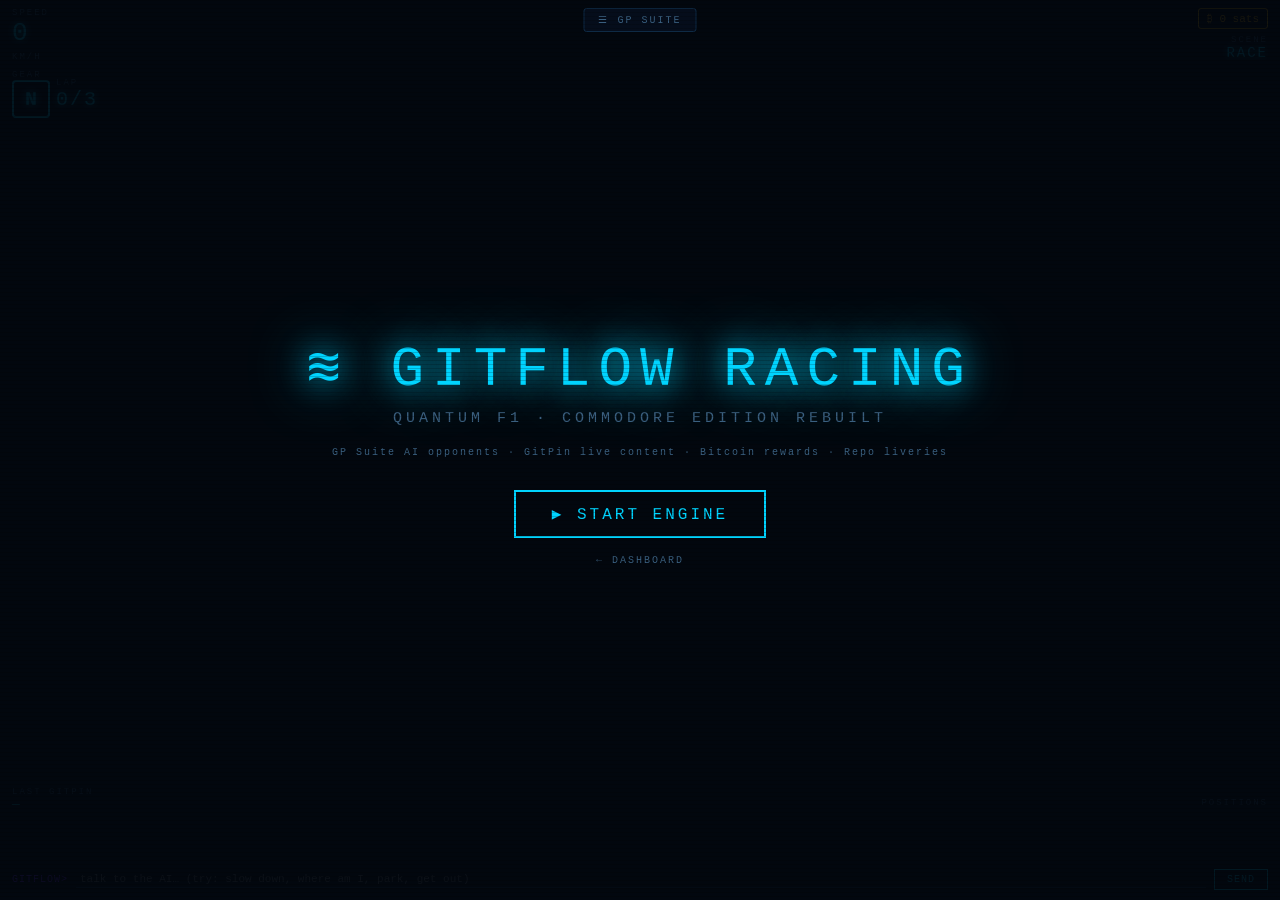
<file: game.html>
<!DOCTYPE html>
<html lang="en">
<head>
  <meta charset="UTF-8"/>
  <meta name="viewport" content="width=device-width,initial-scale=1"/>
  <title>GITFLOW ≋ RACING — Quantum F1</title>
  <style>
    *,*::before,*::after{box-sizing:border-box;margin:0;padding:0}
    :root{
      --bg:#030810;--panel:#070f1e;--border:#0e2a45;
      --cyan:#00d4ff;--violet:#7b2fff;--green:#00ff99;
      --amber:#ffb800;--red:#ff3060;--text:#b8d8f0;--dim:#3a6080;
    }
    html,body{width:100%;height:100%;background:#000;overflow:hidden;
      font-family:'Courier New',monospace;color:var(--text);}

    /* ── Game canvas ─────────────────────────────────────── */
    #screen{display:block;position:absolute;inset:0;width:100%;height:100%;}

    /* ── Scanlines ───────────────────────────────────────── */
    #scanlines{pointer-events:none;position:fixed;inset:0;
      background:repeating-linear-gradient(0deg,transparent,transparent 3px,
        rgba(0,0,0,.18) 3px,rgba(0,0,0,.18) 4px);z-index:100;}

    /* ── Title / scene overlays ──────────────────────────── */
    #overlay{position:fixed;inset:0;display:flex;flex-direction:column;
      align-items:center;justify-content:center;z-index:50;
      background:rgba(3,8,16,.92);transition:opacity .6s;}
    #overlay.hidden{opacity:0;pointer-events:none;}
    .ov-title{font-size:clamp(28px,5vw,56px);letter-spacing:8px;
      color:var(--cyan);text-shadow:0 0 30px var(--cyan),0 0 60px var(--cyan);}
    .ov-sub{font-size:clamp(11px,2vw,15px);letter-spacing:4px;
      color:var(--dim);margin-top:8px;text-transform:uppercase;}
    .ov-btn{margin-top:32px;padding:12px 36px;border:2px solid var(--cyan);
      background:transparent;color:var(--cyan);font-family:inherit;
      font-size:clamp(12px,2vw,16px);letter-spacing:3px;cursor:pointer;
      text-transform:uppercase;transition:all .2s;}
    .ov-btn:hover{background:rgba(0,212,255,.15);box-shadow:0 0 20px var(--cyan);}

    /* ── HUD ─────────────────────────────────────────────── */
    #hud{position:fixed;inset:0;pointer-events:none;z-index:30;}
    .hud-tl,.hud-tr,.hud-bl,.hud-br{position:absolute;padding:8px 12px;}
    .hud-tl{top:0;left:0;}
    .hud-tr{top:0;right:0;text-align:right;}
    .hud-bl{bottom:80px;left:0;}
    .hud-br{bottom:80px;right:0;text-align:right;}

    .hud-label{font-size:9px;letter-spacing:2px;color:var(--dim);text-transform:uppercase;}
    .hud-val{font-size:clamp(16px,3vw,26px);letter-spacing:2px;
      color:var(--cyan);text-shadow:0 0 8px var(--cyan);}
    .hud-val.warn{color:var(--amber);text-shadow:0 0 8px var(--amber);}
    .hud-val.red{color:var(--red);text-shadow:0 0 8px var(--red);}
    .hud-val.green{color:var(--green);text-shadow:0 0 8px var(--green);}

    .btc-badge{display:inline-flex;align-items:center;gap:5px;
      padding:3px 8px;border:1px solid var(--amber);border-radius:3px;
      font-size:11px;color:var(--amber);}

    /* Gear indicator */
    .gear-box{width:38px;height:38px;border:2px solid var(--cyan);
      display:flex;align-items:center;justify-content:center;
      font-size:20px;font-weight:bold;color:var(--cyan);
      text-shadow:0 0 10px var(--cyan);border-radius:4px;}

    /* Position strip */
    .pos-strip{display:flex;flex-direction:column;gap:3px;align-items:flex-end;}
    .pos-row{font-size:10px;letter-spacing:1px;display:flex;gap:6px;
      align-items:center;justify-content:flex-end;}
    .pos-row .pos-num{width:20px;text-align:right;color:var(--dim);}
    .pos-row .pos-name{width:80px;text-align:right;}
    .pos-row .pos-repo{font-size:8px;color:var(--dim);}
    .pos-row.player .pos-name{color:var(--cyan);text-shadow:0 0 6px var(--cyan);}

    /* ── GitPin popup ────────────────────────────────────── */
    #gitpin-popup{position:fixed;top:50%;left:50%;transform:translate(-50%,-50%);
      background:var(--panel);border:1px solid var(--green);border-radius:8px;
      padding:16px 20px;width:min(360px,88vw);z-index:60;
      display:none;animation:popIn .3s ease-out;}
    #gitpin-popup.visible{display:block;}
    .gp-header{display:flex;align-items:center;gap:8px;margin-bottom:8px;}
    .gp-sym{font-size:20px;color:var(--green);text-shadow:0 0 8px var(--green);}
    .gp-id{font-size:10px;letter-spacing:2px;color:var(--dim);}
    .gp-content{font-size:11px;line-height:1.6;color:var(--text);
      border-left:2px solid var(--green);padding-left:10px;}
    .gp-close{margin-top:10px;width:100%;padding:5px;background:transparent;
      border:1px solid var(--dim);color:var(--dim);font-family:inherit;
      font-size:10px;letter-spacing:2px;cursor:pointer;text-transform:uppercase;}
    .gp-close:hover{border-color:var(--green);color:var(--green);}

    /* ── Scene cinematic banner ──────────────────────────── */
    #scene-banner{position:fixed;top:50%;left:0;right:0;
      transform:translateY(-50%);z-index:55;
      text-align:center;pointer-events:none;opacity:0;transition:opacity .4s;}
    #scene-banner.show{opacity:1;}
    .sb-text{font-size:clamp(18px,4vw,36px);letter-spacing:6px;
      text-transform:uppercase;color:var(--amber);
      text-shadow:0 0 20px var(--amber),0 0 40px var(--amber);}
    .sb-sub{font-size:clamp(10px,2vw,14px);letter-spacing:3px;
      color:var(--dim);margin-top:6px;}

    /* ── AI Chat overlay ─────────────────────────────────── */
    #chat{position:fixed;bottom:0;left:0;right:0;z-index:40;
      background:linear-gradient(transparent,rgba(3,8,16,.95));
      padding:8px 12px 10px;}
    #chat-log{max-height:72px;overflow-y:auto;margin-bottom:6px;
      display:flex;flex-direction:column;gap:3px;}
    #chat-log::-webkit-scrollbar{width:3px;}
    #chat-log::-webkit-scrollbar-thumb{background:var(--border);}
    .chat-msg{font-size:10px;line-height:1.5;letter-spacing:.5px;}
    .chat-msg.ai{color:var(--cyan);}
    .chat-msg.user{color:var(--amber);}
    .chat-msg.event{color:var(--green);font-style:italic;}
    .chat-msg.warn{color:var(--red);}
    .chat-input-row{display:flex;gap:8px;align-items:center;}
    .chat-prompt{font-size:10px;color:var(--violet);letter-spacing:1px;white-space:nowrap;}
    #chat-input{flex:1;background:transparent;border:none;border-bottom:1px solid var(--border);
      color:var(--text);font-family:inherit;font-size:11px;padding:2px 4px;outline:none;}
    #chat-input:focus{border-bottom-color:var(--cyan);}
    #chat-send{padding:4px 12px;border:1px solid var(--cyan);background:transparent;
      color:var(--cyan);font-family:inherit;font-size:10px;cursor:pointer;
      letter-spacing:1px;text-transform:uppercase;pointer-events:all;}
    #chat-send:hover{background:rgba(0,212,255,.1);}

    /* ── Hamburger / GP Suite menu ───────────────────────── */
    #menu-btn{position:fixed;top:8px;left:50%;transform:translateX(-50%);
      z-index:70;pointer-events:all;
      background:rgba(7,15,30,.8);border:1px solid var(--border);
      padding:5px 14px;cursor:pointer;
      font-family:inherit;font-size:10px;letter-spacing:2px;color:var(--dim);
      border-radius:3px;text-transform:uppercase;transition:all .2s;}
    #menu-btn:hover{border-color:var(--cyan);color:var(--cyan);}

    #gp-menu{position:fixed;top:40px;left:50%;transform:translateX(-50%);
      z-index:70;background:var(--panel);border:1px solid var(--border);
      border-radius:6px;padding:12px;width:min(440px,96vw);
      display:none;grid-template-columns:1fr 1fr;}
    #gp-menu.open{display:grid;gap:8px;}

    .gp-tool{padding:8px 10px;border:1px solid var(--border);border-radius:4px;
      cursor:pointer;transition:all .2s;}
    .gp-tool:hover{border-color:var(--cyan);background:rgba(0,212,255,.05);}
    .gp-tool .gt-sym{font-size:16px;}
    .gp-tool .gt-name{font-size:10px;letter-spacing:2px;text-transform:uppercase;
      color:var(--cyan);margin-top:2px;}
    .gp-tool .gt-desc{font-size:9px;color:var(--dim);margin-top:2px;line-height:1.4;}
    .gp-tool .gt-status{font-size:8px;margin-top:4px;
      padding:1px 5px;border-radius:2px;display:inline-block;letter-spacing:1px;}
    .st-on{background:rgba(0,255,153,.1);color:var(--green);border:1px solid var(--green);}
    .st-sync{background:rgba(0,212,255,.1);color:var(--cyan);border:1px solid var(--cyan);}
    .st-wait{background:rgba(255,184,0,.1);color:var(--amber);border:1px solid var(--amber);}

    /* ── Walk / cinematic canvas overlay ────────────────── */
    #walk-canvas{position:fixed;inset:0;z-index:25;display:none;}

    /* ── Keyframes ───────────────────────────────────────── */
    @keyframes popIn{from{transform:translate(-50%,-50%) scale(.8);opacity:0}
      to{transform:translate(-50%,-50%) scale(1);opacity:1}}
    @keyframes fadeIn{from{opacity:0}to{opacity:1}}
  </style>
</head>
<body>

<canvas id="screen"></canvas>
<canvas id="walk-canvas"></canvas>
<div id="scanlines"></div>

<!-- Title overlay -->
<div id="overlay">
  <div class="ov-title">≋ GITFLOW RACING</div>
  <div class="ov-sub">Quantum F1 · Commodore Edition Rebuilt</div>
  <div style="margin-top:20px;font-size:10px;letter-spacing:2px;color:var(--dim)">
    GP Suite AI opponents · GitPin live content · Bitcoin rewards · Repo liveries
  </div>
  <button class="ov-btn" id="start-btn" onclick="startGame()">▶ START ENGINE</button>
  <div style="margin-top:12px">
    <a href="index.html" style="font-size:10px;color:var(--dim);letter-spacing:2px;
      text-decoration:none;text-transform:uppercase;">← DASHBOARD</a>
  </div>
</div>

<!-- HUD -->
<div id="hud">
  <!-- Top-left: speed + gear -->
  <div class="hud-tl">
    <div class="hud-label">SPEED</div>
    <div class="hud-val" id="h-speed">0</div>
    <div class="hud-label" style="margin-top:4px">KM/H</div>
    <div style="margin-top:8px;display:flex;gap:6px;align-items:center">
      <div>
        <div class="hud-label">GEAR</div>
        <div class="gear-box" id="h-gear">N</div>
      </div>
      <div>
        <div class="hud-label">LAP</div>
        <div class="hud-val" id="h-lap" style="font-size:20px">0/3</div>
      </div>
    </div>
  </div>

  <!-- Top-right: BTC + scene -->
  <div class="hud-tr">
    <div class="btc-badge" id="h-btc">₿ 0 sats</div>
    <div style="margin-top:6px">
      <div class="hud-label">SCENE</div>
      <div class="hud-val" id="h-scene" style="font-size:14px">RACE</div>
    </div>
  </div>

  <!-- Bottom-left: GitPin last -->
  <div class="hud-bl">
    <div class="hud-label">LAST GITPIN</div>
    <div class="hud-val" id="h-pin" style="font-size:13px">—</div>
  </div>

  <!-- Bottom-right: Race positions -->
  <div class="hud-br">
    <div class="hud-label" style="margin-bottom:4px">POSITIONS</div>
    <div class="pos-strip" id="h-pos"></div>
  </div>
</div>

<!-- GitPin popup -->
<div id="gitpin-popup">
  <div class="gp-header">
    <span class="gp-sym">∆</span>
    <div>
      <div style="font-size:12px;color:var(--green);letter-spacing:2px" id="gp-title">GITPIN</div>
      <div class="gp-id" id="gp-meta"></div>
    </div>
  </div>
  <div class="gp-content" id="gp-body"></div>
  <button class="gp-close" onclick="closeGitpin()">[ CLOSE — RESUME RACE ]</button>
</div>

<!-- Scene banner -->
<div id="scene-banner">
  <div class="sb-text" id="sb-text"></div>
  <div class="sb-sub" id="sb-sub"></div>
</div>

<!-- AI Chat -->
<div id="chat">
  <div id="chat-log"></div>
  <div class="chat-input-row">
    <span class="chat-prompt">GITFLOW&gt;</span>
    <input id="chat-input" type="text" placeholder="talk to the AI… (try: slow down, where am I, park, get out)" autocomplete="off"/>
    <button id="chat-send" onclick="sendChat()">SEND</button>
  </div>
</div>

<!-- Hamburger GP Suite menu -->
<button id="menu-btn" onclick="toggleMenu()">☰ GP SUITE</button>
<div id="gp-menu">
  <div class="gp-tool" onclick="menuAction('gitflow')">
    <div class="gt-sym">≋</div>
    <div class="gt-name">Gitflow</div>
    <div class="gt-desc">Streamliner — manages inertia pool momentum</div>
    <span class="gt-status st-on" id="mt-gitflow">ONLINE</span>
  </div>
  <div class="gp-tool" onclick="menuAction('gitpin')">
    <div class="gt-sym">∆</div>
    <div class="gt-name">GitPin</div>
    <div class="gt-desc">Anchors live repo content into the race world</div>
    <span class="gt-status st-sync" id="mt-gitpin">TRACKING</span>
  </div>
  <div class="gp-tool" onclick="menuAction('gitpro')">
    <div class="gt-sym">◆</div>
    <div class="gt-name">Gitpro</div>
    <div class="gt-desc">Styles the repo — visual laws of the world</div>
    <span class="gt-status st-on" id="mt-gitpro">ACTIVE</span>
  </div>
  <div class="gp-tool" onclick="menuAction('gitial')">
    <div class="gt-sym">⬡</div>
    <div class="gt-name">Gitial</div>
    <div class="gt-desc">Social mesh — connects racer identities</div>
    <span class="gt-status st-wait" id="mt-gitial">2 PENDING</span>
  </div>
  <div class="gp-tool" onclick="menuAction('gitpub')">
    <div class="gt-sym">📡</div>
    <div class="gt-name">Gitpub</div>
    <div class="gt-desc">Live-streams your race to Main Existence</div>
    <span class="gt-status st-sync" id="mt-gitpub">BROADCASTING</span>
  </div>
  <div class="gp-tool" onclick="menuAction('dashboard')">
    <div class="gt-sym">♥</div>
    <div class="gt-name">Dashboard</div>
    <div class="gt-desc">Giro Brain — Quantum Rhythm Engine</div>
    <span class="gt-status st-on">→ OPEN</span>
  </div>
</div>

<script src="src/game.js"></script>
</body>
</html>
</file>
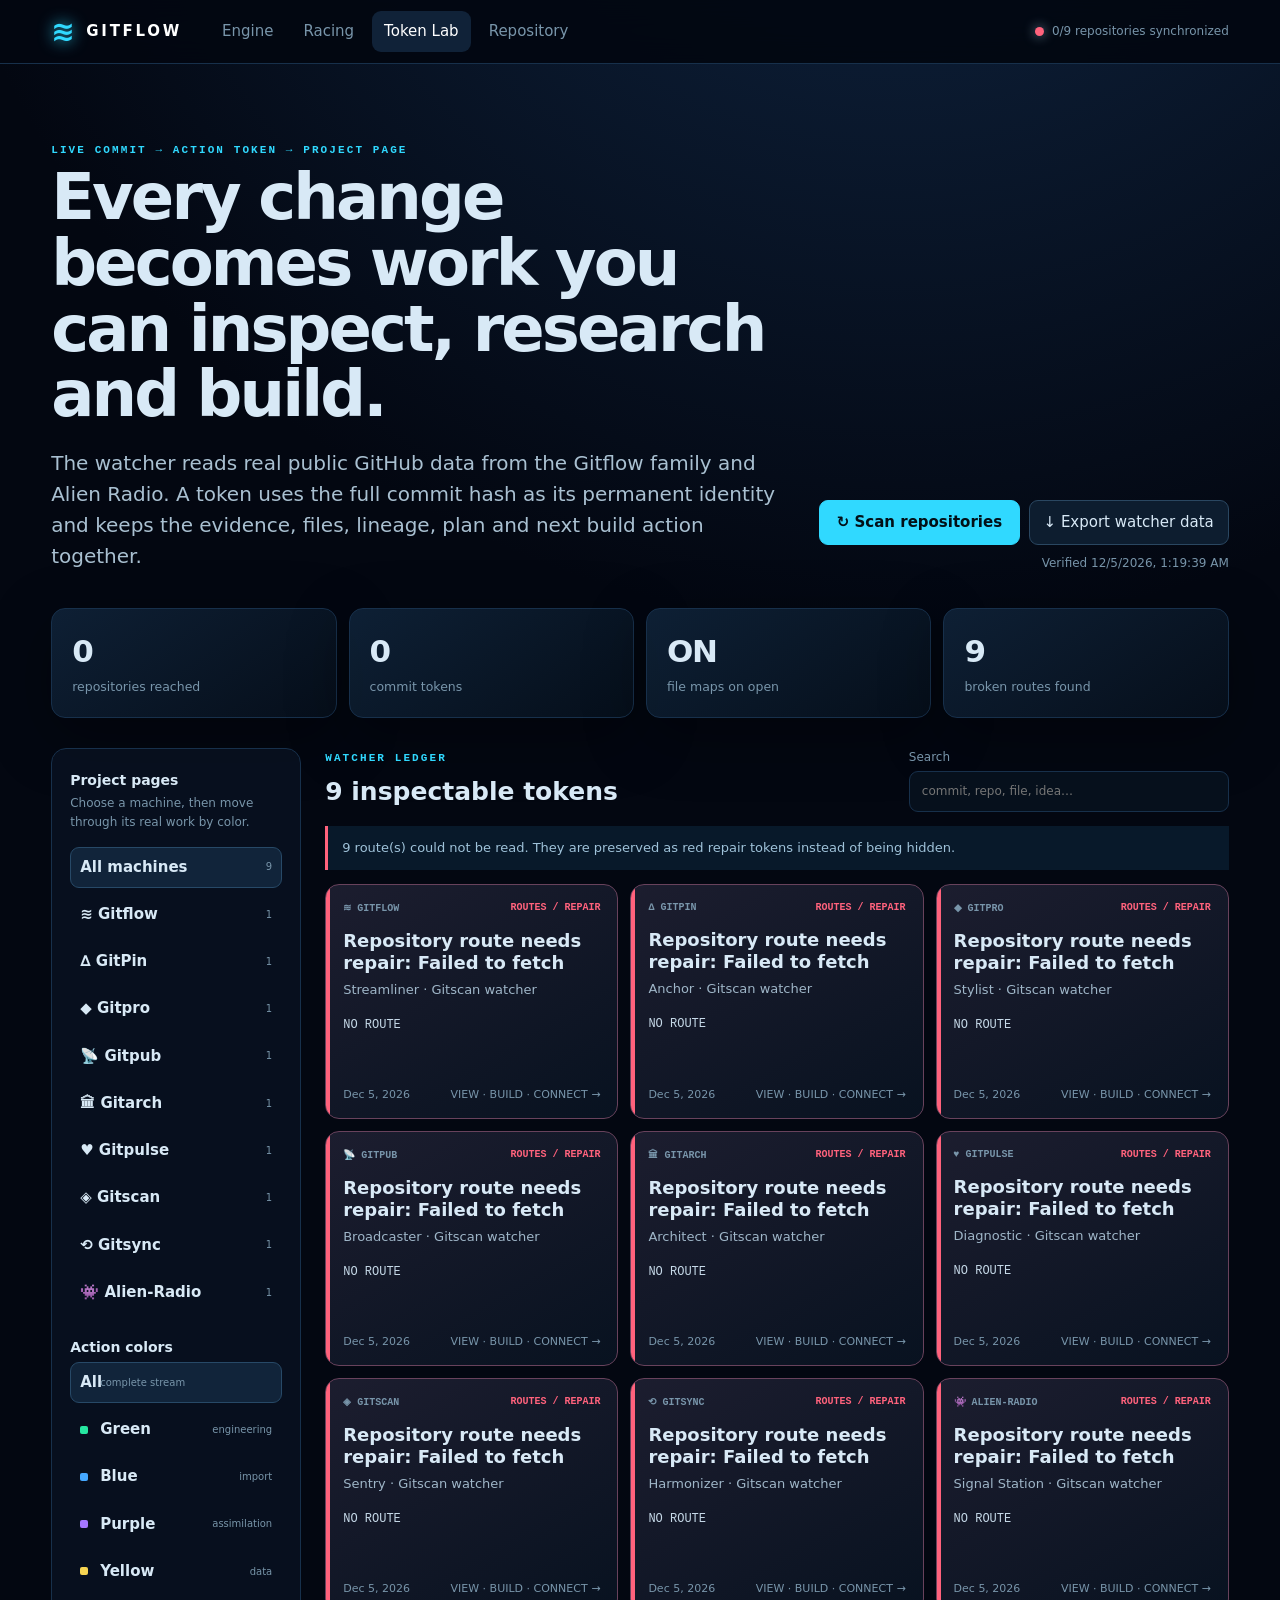
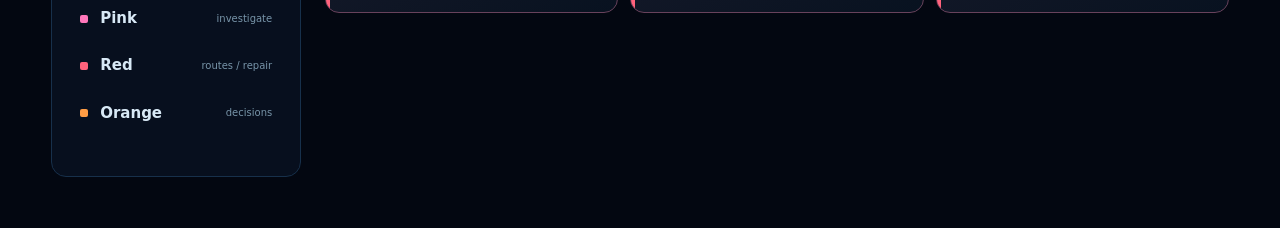
<file: token-lab.html>
<!doctype html>
<html lang="en">
<head>
  <meta charset="utf-8">
  <meta name="viewport" content="width=device-width,initial-scale=1">
  <title>Gitflow Token Lab · Commit-to-Build</title>
  <meta name="description" content="Live Gitflow family commit watcher, action-token ledger, research record, project floor plan and click-to-build queue.">
  <link rel="stylesheet" href="token-lab.css">
</head>
<body>
  <header class="topbar">
    <a class="brand" href="index.html" aria-label="Gitflow home"><span>≋</span> GITFLOW</a>
    <nav aria-label="Gitflow tools">
      <a href="index.html">Engine</a>
      <a href="game.html">Racing</a>
      <a class="active" href="token-lab.html">Token Lab</a>
      <a href="https://github.com/www-infinity4/Gitflow" target="_blank" rel="noreferrer">Repository</a>
    </nav>
    <div id="watcher-status" class="status"><i></i><span>Starting watcher…</span></div>
  </header>

  <main>
    <section class="hero">
      <div>
        <p class="eyebrow">LIVE COMMIT → ACTION TOKEN → PROJECT PAGE</p>
        <h1>Every change becomes work you can inspect, research and build.</h1>
        <p class="lede">The watcher reads real public GitHub data from the Gitflow family and Alien Radio. A token uses the full commit hash as its permanent identity and keeps the evidence, files, lineage, plan and next build action together.</p>
      </div>
      <div class="hero-actions">
        <button id="refresh-button" class="primary">↻ Scan repositories</button>
        <button id="export-button">↓ Export watcher data</button>
        <span id="last-scan">Not scanned yet</span>
      </div>
    </section>

    <section class="metrics" aria-label="Watcher totals">
      <article><span id="metric-repos">0</span><small>repositories reached</small></article>
      <article><span id="metric-tokens">0</span><small>commit tokens</small></article>
      <article><span id="metric-files">ON</span><small>file maps on open</small></article>
      <article><span id="metric-broken">0</span><small>broken routes found</small></article>
    </section>

    <section class="workspace">
      <aside class="filters" aria-label="Token filters">
        <h2>Project pages</h2>
        <p>Choose a machine, then move through its real work by color.</p>
        <div id="repo-filters" class="repo-filters"></div>

        <h2>Action colors</h2>
        <div id="color-filters" class="color-filters">
          <button class="color-filter active" data-color="all"><b>All</b><span>complete stream</span></button>
          <button class="color-filter" data-color="green"><i></i><b>Green</b><span>engineering</span></button>
          <button class="color-filter" data-color="blue"><i></i><b>Blue</b><span>import</span></button>
          <button class="color-filter" data-color="purple"><i></i><b>Purple</b><span>assimilation</span></button>
          <button class="color-filter" data-color="yellow"><i></i><b>Yellow</b><span>data</span></button>
          <button class="color-filter" data-color="pink"><i></i><b>Pink</b><span>investigate</span></button>
          <button class="color-filter" data-color="red"><i></i><b>Red</b><span>routes / repair</span></button>
          <button class="color-filter" data-color="orange"><i></i><b>Orange</b><span>decisions</span></button>
        </div>
      </aside>

      <section class="ledger" aria-live="polite">
        <div class="section-head">
          <div><p class="eyebrow">WATCHER LEDGER</p><h2 id="ledger-title">Fresh action tokens</h2></div>
          <label>Search <input id="token-search" type="search" placeholder="commit, repo, file, idea…"></label>
        </div>
        <div id="watcher-notice" class="notice">Reading verified repository history. No random values or invented activity will be shown.</div>
        <div id="token-grid" class="token-grid"></div>
      </section>
    </section>
  </main>

  <dialog id="token-dialog">
    <button class="dialog-close" id="dialog-close" aria-label="Close token page">×</button>
    <div id="token-page"></div>
  </dialog>

  <template id="loading-template">
    <article class="token-card loading-card"><div></div><div></div><div></div></article>
  </template>

  <script src="token-lab.js"></script>
</body>
</html>
</file>
<file: token-lab.css>
:root{--bg:#030711;--panel:#081220;--panel2:#0b1829;--line:#17304b;--text:#d8e9f6;--muted:#7895aa;--cyan:#30d9ff;--green:#26e6a1;--blue:#45a8ff;--purple:#a578ff;--yellow:#f6d452;--pink:#ff77bb;--red:#ff627c;--orange:#ff9d45;--shadow:0 18px 60px rgba(0,0,0,.35)}
*{box-sizing:border-box}html{color-scheme:dark}body{margin:0;background:radial-gradient(circle at 70% -20%,#112948 0,transparent 42%),var(--bg);color:var(--text);font:15px/1.55 Inter,ui-sans-serif,system-ui,-apple-system,BlinkMacSystemFont,"Segoe UI",sans-serif}button,input{font:inherit}button,a{touch-action:manipulation}.topbar{min-height:64px;padding:10px clamp(16px,4vw,54px);display:flex;align-items:center;gap:28px;border-bottom:1px solid var(--line);background:rgba(3,7,17,.92);position:sticky;top:0;z-index:10;backdrop-filter:blur(14px)}.brand{display:flex;gap:9px;align-items:center;color:white;text-decoration:none;font-weight:900;letter-spacing:.18em}.brand span{font-size:28px;color:var(--cyan);filter:drop-shadow(0 0 8px var(--cyan))}.topbar nav{display:flex;gap:6px;flex:1}.topbar nav a{color:var(--muted);padding:9px 12px;text-decoration:none;border-radius:9px}.topbar nav a:hover,.topbar nav a.active{color:white;background:#102238}.status{display:flex;align-items:center;gap:8px;color:var(--muted);font-size:12px}.status i{width:9px;height:9px;border-radius:50%;background:var(--yellow);box-shadow:0 0 12px currentColor}.status.live i{background:var(--green)}.status.error i{background:var(--red)}main{width:min(1500px,100%);margin:auto;padding:clamp(20px,4vw,54px)}.hero{display:grid;grid-template-columns:minmax(0,1fr) auto;gap:40px;align-items:end;padding:clamp(8px,3vw,28px) 0 36px}.eyebrow{margin:0 0 8px;color:var(--cyan);font:700 11px/1.2 ui-monospace,SFMono-Regular,Menlo,monospace;letter-spacing:.19em}.hero h1{max-width:900px;margin:0;font-size:clamp(32px,5vw,67px);line-height:1.03;letter-spacing:-.045em}.lede{max-width:860px;margin:20px 0 0;color:#a9c0d1;font-size:clamp(16px,2vw,20px)}.hero-actions{display:grid;grid-template-columns:1fr 1fr;gap:9px;min-width:330px}.hero-actions span{grid-column:1/-1;color:var(--muted);font-size:12px;text-align:right}button{border:1px solid #2a4761;border-radius:9px;background:#0d1d2f;color:var(--text);padding:10px 14px;cursor:pointer}button:hover{border-color:var(--cyan);color:white}button.primary{background:var(--cyan);border-color:var(--cyan);color:#021018;font-weight:800}.metrics{display:grid;grid-template-columns:repeat(4,1fr);gap:12px;margin-bottom:30px}.metrics article{padding:18px 20px;border:1px solid var(--line);border-radius:14px;background:linear-gradient(145deg,rgba(15,34,56,.9),rgba(6,15,27,.9));box-shadow:var(--shadow)}.metrics span{display:block;font-size:31px;font-weight:800;letter-spacing:-.04em}.metrics small{color:var(--muted)}.workspace{display:grid;grid-template-columns:250px minmax(0,1fr);gap:24px}.filters{align-self:start;position:sticky;top:86px;padding:18px;border:1px solid var(--line);border-radius:15px;background:rgba(8,18,32,.88)}.filters h2{font-size:14px;margin:3px 0}.filters p{color:var(--muted);font-size:12px;margin:0 0 15px}.repo-filters,.color-filters{display:grid;gap:6px;margin:0 0 24px}.repo-filter,.color-filter{display:grid;grid-template-columns:12px 1fr auto;align-items:center;gap:8px;width:100%;padding:8px 9px;text-align:left;background:transparent;border-color:transparent}.repo-filter{grid-template-columns:1fr auto}.repo-filter span,.color-filter span{color:var(--muted);font-size:10px}.repo-filter.active,.color-filter.active{background:#11243a;border-color:#274967}.color-filter i{width:8px;height:8px;border-radius:2px;background:var(--token-color)}.color-filter[data-color=green]{--token-color:var(--green)}.color-filter[data-color=blue]{--token-color:var(--blue)}.color-filter[data-color=purple]{--token-color:var(--purple)}.color-filter[data-color=yellow]{--token-color:var(--yellow)}.color-filter[data-color=pink]{--token-color:var(--pink)}.color-filter[data-color=red]{--token-color:var(--red)}.color-filter[data-color=orange]{--token-color:var(--orange)}.section-head{display:flex;align-items:end;justify-content:space-between;gap:20px;margin:0 0 14px}.section-head h2{margin:0;font-size:25px}.section-head label{color:var(--muted);font-size:12px}.section-head input{display:block;margin-top:5px;width:min(320px,45vw);padding:10px 12px;border:1px solid var(--line);border-radius:9px;background:#06101c;color:white}.notice{margin-bottom:14px;padding:12px 14px;border-left:3px solid var(--cyan);background:#08192a;color:#9fc2d9;font-size:13px}.notice.error{border-color:var(--red)}.token-grid{display:grid;grid-template-columns:repeat(3,minmax(0,1fr));gap:12px}.token-card{--token-color:var(--cyan);position:relative;min-height:235px;padding:17px;border:1px solid color-mix(in srgb,var(--token-color) 35%,var(--line));border-radius:14px;background:linear-gradient(150deg,color-mix(in srgb,var(--token-color) 7%,var(--panel2)),var(--panel));overflow:hidden;cursor:pointer;transition:transform .2s,border-color .2s}.token-card:hover{transform:translateY(-3px);border-color:var(--token-color)}.token-card::before{content:"";position:absolute;inset:0 auto 0 0;width:4px;background:var(--token-color)}.token-card[data-color=green]{--token-color:var(--green)}.token-card[data-color=blue]{--token-color:var(--blue)}.token-card[data-color=purple]{--token-color:var(--purple)}.token-card[data-color=yellow]{--token-color:var(--yellow)}.token-card[data-color=pink]{--token-color:var(--pink)}.token-card[data-color=red]{--token-color:var(--red)}.token-card[data-color=orange]{--token-color:var(--orange)}.token-top{display:flex;justify-content:space-between;gap:10px;color:var(--muted);font:700 10px ui-monospace,SFMono-Regular,Menlo,monospace;text-transform:uppercase}.token-kind{color:var(--token-color)}.token-card h3{margin:16px 0 7px;font-size:18px;line-height:1.2}.token-card p{margin:0;color:#9fb6c8;font-size:13px}.token-sha{display:block;margin-top:18px;color:#c6d9e8;font:12px ui-monospace,SFMono-Regular,Menlo,monospace}.token-bottom{position:absolute;left:17px;right:17px;bottom:15px;display:flex;justify-content:space-between;color:var(--muted);font-size:11px}.loading-card div{height:12px;margin:12px 0;border-radius:5px;background:linear-gradient(90deg,#0f2236,#193650,#0f2236);background-size:200% 100%;animation:load 1.2s infinite}.loading-card div:nth-child(2){width:75%}.loading-card div:nth-child(3){width:48%}@keyframes load{to{background-position:-200% 0}}dialog{width:min(1120px,calc(100% - 24px));max-height:calc(100vh - 24px);padding:0;border:1px solid #31516d;border-radius:18px;background:#050c16;color:var(--text);box-shadow:0 30px 100px #000;overflow:auto}dialog::backdrop{background:rgba(0,3,8,.82);backdrop-filter:blur(5px)}.dialog-close{position:sticky;float:right;top:12px;right:12px;z-index:3;width:42px;height:42px;padding:0;border-radius:50%;font-size:25px}.token-page{--token-color:var(--cyan);padding:clamp(22px,5vw,55px)}.token-page[data-color=green]{--token-color:var(--green)}.token-page[data-color=blue]{--token-color:var(--blue)}.token-page[data-color=purple]{--token-color:var(--purple)}.token-page[data-color=yellow]{--token-color:var(--yellow)}.token-page[data-color=pink]{--token-color:var(--pink)}.token-page[data-color=red]{--token-color:var(--red)}.token-page[data-color=orange]{--token-color:var(--orange)}.page-kicker{color:var(--token-color);font:700 11px ui-monospace,SFMono-Regular,Menlo,monospace;letter-spacing:.16em}.token-page h1{margin:8px 0;font-size:clamp(27px,5vw,48px);line-height:1.04}.full-sha{display:block;padding:9px 12px;border:1px solid var(--line);border-radius:8px;background:#02070d;color:#b9d0df;font:12px ui-monospace,SFMono-Regular,Menlo,monospace;overflow:auto}.page-actions{display:flex;flex-wrap:wrap;gap:8px;margin:19px 0 27px}.page-actions a,.page-actions button{display:inline-block;padding:10px 14px;border:1px solid var(--token-color);border-radius:9px;color:var(--token-color);background:transparent;text-decoration:none}.page-actions .build{background:var(--token-color);color:#031019;font-weight:800}.detail-grid{display:grid;grid-template-columns:repeat(2,minmax(0,1fr));gap:13px}.detail-card{padding:18px;border:1px solid var(--line);border-radius:13px;background:var(--panel)}.detail-card.wide{grid-column:1/-1}.detail-card h2{margin:0 0 13px;font-size:15px;color:white}.fact-list,.file-list,.robot-list,.source-list{list-style:none;padding:0;margin:0;display:grid;gap:8px}.fact-list li,.file-list li,.robot-list li,.source-list li{padding:9px 10px;border-radius:8px;background:#071525;color:#a9c1d1}.file-list code{color:var(--cyan)}.source-list a{color:var(--cyan)}.floor-plan{display:grid;grid-template-columns:repeat(4,1fr);gap:7px}.floor-step{padding:12px 10px;border:1px solid var(--line);border-radius:9px}.floor-step b{display:block;color:var(--token-color);font-size:11px}.floor-step span{display:block;margin-top:5px;color:#a5bdce;font-size:12px}.truth-label{display:inline-block;margin-right:7px;padding:2px 6px;border-radius:5px;background:#15314a;color:var(--cyan);font:700 9px ui-monospace,SFMono-Regular,Menlo,monospace}.truth-label.inference{background:#3d2c13;color:var(--yellow)}.empty{padding:50px 20px;border:1px dashed var(--line);border-radius:14px;text-align:center;color:var(--muted)}
@media(max-width:1040px){.token-grid{grid-template-columns:repeat(2,minmax(0,1fr))}.workspace{grid-template-columns:220px 1fr}.topbar nav a:nth-child(4){display:none}}@media(max-width:760px){.topbar{align-items:flex-start;flex-wrap:wrap;gap:8px}.topbar nav{order:3;width:100%;overflow:auto}.status{margin-left:auto}.hero{grid-template-columns:1fr}.hero-actions{min-width:0}.metrics{grid-template-columns:repeat(2,1fr)}.workspace{grid-template-columns:1fr}.filters{position:static}.repo-filters,.color-filters{grid-template-columns:repeat(2,1fr)}.token-grid{grid-template-columns:1fr}.section-head{align-items:stretch;flex-direction:column}.section-head input{width:100%}.detail-grid{grid-template-columns:1fr}.detail-card.wide{grid-column:auto}.floor-plan{grid-template-columns:1fr 1fr}}
</file>
